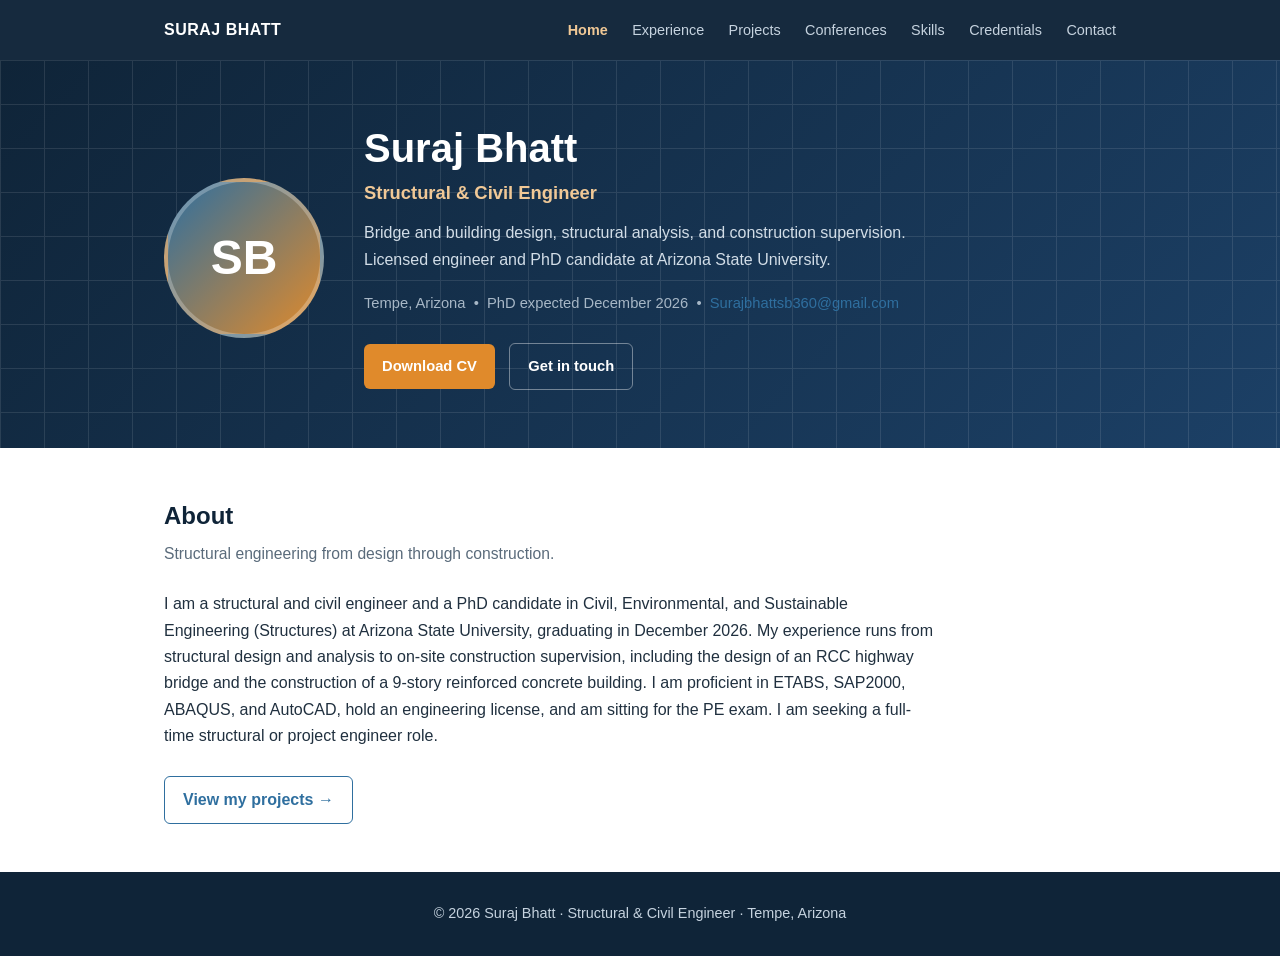
<file: index.html>
<!DOCTYPE html>
<html lang="en">
<head>
<meta charset="UTF-8" />
<meta name="viewport" content="width=device-width, initial-scale=1.0" />
<title>Suraj Bhatt — Structural &amp; Civil Engineer</title>
<meta name="description" content="Suraj Bhatt, structural and civil engineer. Bridge and building design, structural analysis, and construction supervision. Licensed engineer and PhD candidate at Arizona State University." />
<link rel="stylesheet" href="style.css" />
</head>
<body>

<nav>
  <div class="wrap">
    <span class="brand">SURAJ BHATT</span>
    <span class="links">
      <a href="index.html" class="active">Home</a>
      <a href="experience.html">Experience</a>
      <a href="projects.html">Projects</a>
      <a href="conferences.html">Conferences</a>
      <a href="skills.html">Skills</a>
      <a href="certificates.html">Credentials</a>
      <a href="contact.html">Contact</a>
    </span>
  </div>
</nav>

<header class="hero">
  <div class="wrap">
    <div class="photo">
      <!-- Add your photo: place "photo.jpg" in this folder, then replace the "SB" below with:
           <img src="photo.jpg" alt="Suraj Bhatt" /> -->
      SB
    </div>
    <div style="flex:1;min-width:280px">
      <h1>Suraj Bhatt</h1>
      <div class="role">Structural &amp; Civil Engineer</div>
      <p class="lead">Bridge and building design, structural analysis, and construction supervision. Licensed engineer and PhD candidate at Arizona State University.</p>
      <div class="meta">Tempe, Arizona &nbsp;•&nbsp; PhD expected December 2026 &nbsp;•&nbsp; <a href="mailto:Surajbhattsb360@gmail.com">Surajbhattsb360@gmail.com</a></div>
      <div class="btns">
        <a class="btn-solid" href="CV_Suraj_Bhatt.pdf">Download CV</a>
        <a class="btn-ghost" href="contact.html">Get in touch</a>
      </div>
    </div>
  </div>
</header>

<main>
  <div class="section">
    <div class="wrap">
      <h2>About</h2>
      <p class="sub">Structural engineering from design through construction.</p>
      <p class="body">I am a structural and civil engineer and a PhD candidate in Civil, Environmental, and Sustainable Engineering (Structures) at Arizona State University, graduating in December 2026. My experience runs from structural design and analysis to on-site construction supervision, including the design of an RCC highway bridge and the construction of a 9-story reinforced concrete building. I am proficient in ETABS, SAP2000, ABAQUS, and AutoCAD, hold an engineering license, and am sitting for the PE exam. I am seeking a full-time structural or project engineer role.</p>

      <div style="margin-top:26px">
        <a class="btn-ghost" style="border:1px solid var(--steel);color:var(--steel);padding:10px 18px;border-radius:6px;font-weight:600;display:inline-block" href="projects.html">View my projects →</a>
      </div>
    </div>
  </div>
</main>

<footer>
  <div class="wrap">© <span id="yr"></span> Suraj Bhatt · Structural &amp; Civil Engineer · Tempe, Arizona</div>
</footer>
<script>document.getElementById('yr').textContent=new Date().getFullYear();</script>
</body>
</html>
</file>
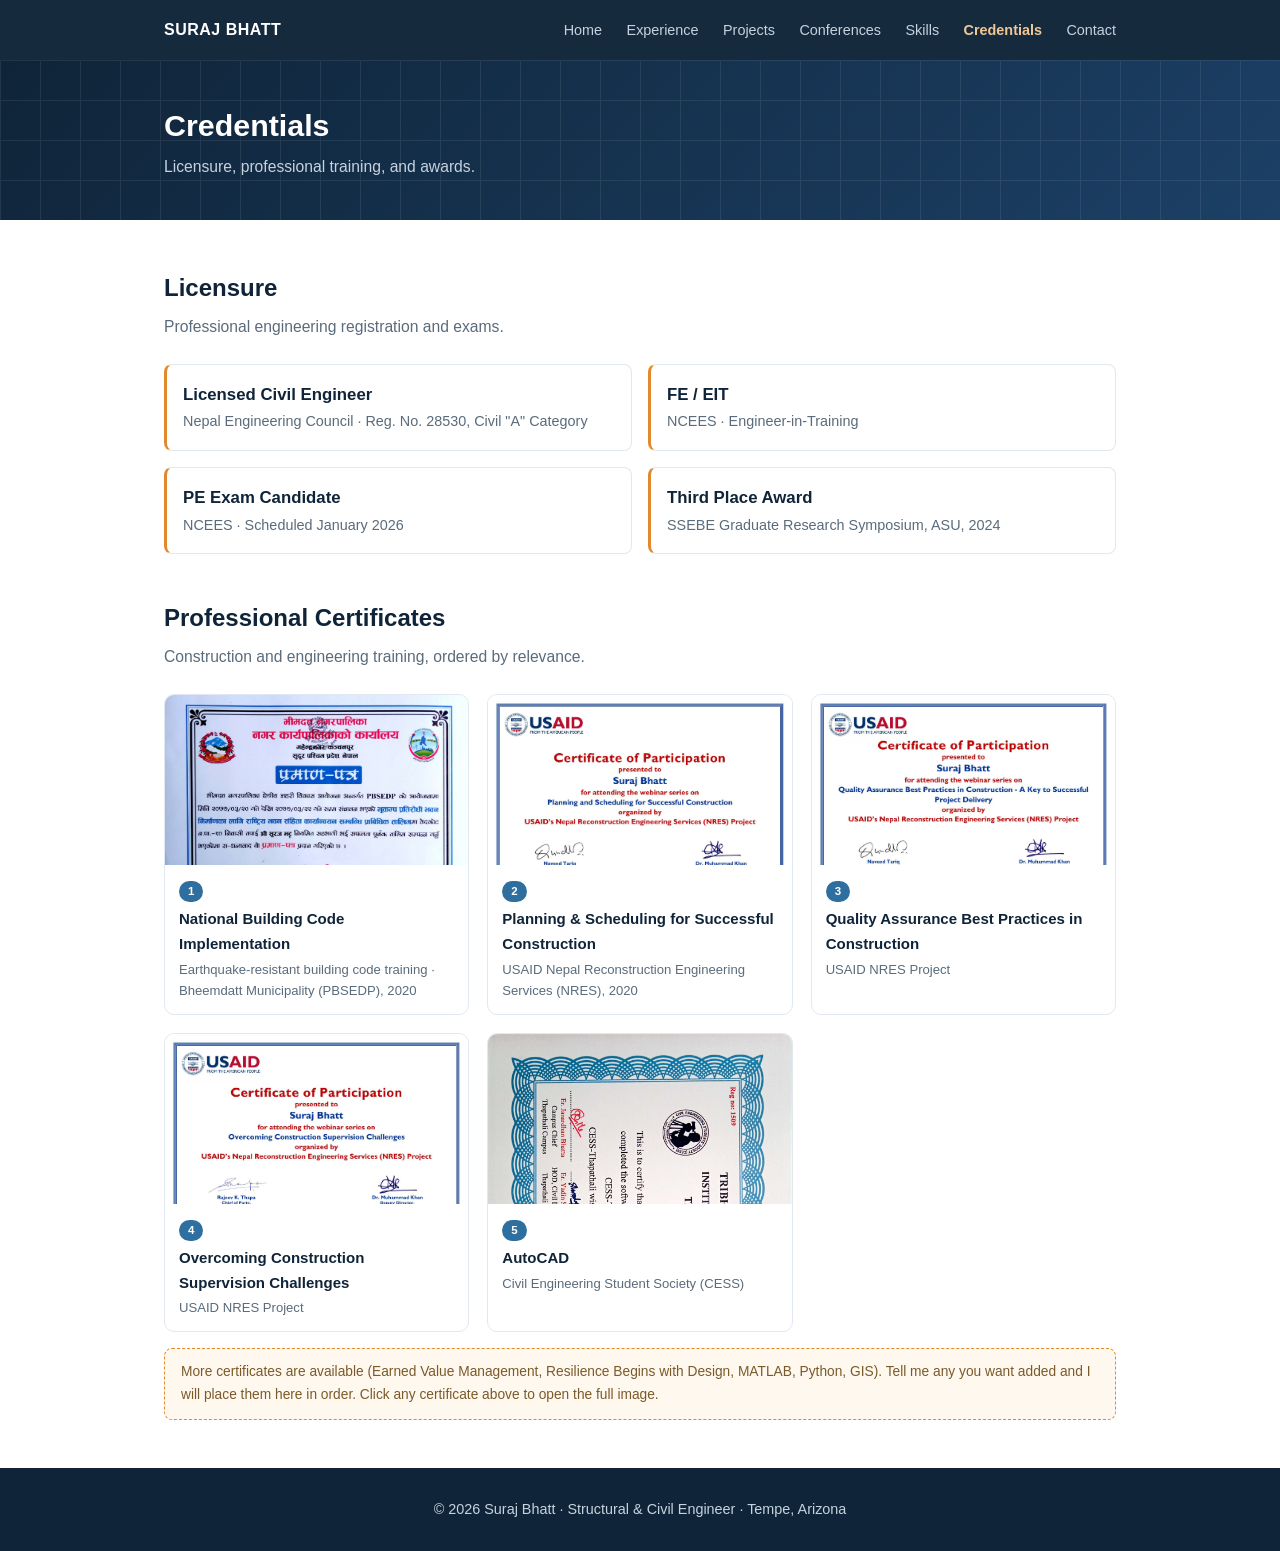
<file: certificates.html>
<!DOCTYPE html>
<html lang="en">
<head>
<meta charset="UTF-8" />
<meta name="viewport" content="width=device-width, initial-scale=1.0" />
<title>Credentials — Suraj Bhatt</title>
<link rel="stylesheet" href="style.css" />
</head>
<body>

<nav>
  <div class="wrap">
    <span class="brand">SURAJ BHATT</span>
    <span class="links">
      <a href="index.html">Home</a>
      <a href="experience.html">Experience</a>
      <a href="projects.html">Projects</a>
      <a href="conferences.html">Conferences</a>
      <a href="skills.html">Skills</a>
      <a href="certificates.html" class="active">Credentials</a>
      <a href="contact.html">Contact</a>
    </span>
  </div>
</nav>

<div class="banner">
  <div class="wrap">
    <h1>Credentials</h1>
    <p>Licensure, professional training, and awards.</p>
  </div>
</div>

<main>
  <div class="section">
    <div class="wrap">

      <h2>Licensure</h2>
      <p class="sub">Professional engineering registration and exams.</p>
      <div class="certgrid">
        <div class="cert">
          <div class="big">Licensed Civil Engineer</div>
          <div class="small">Nepal Engineering Council · Reg. No. 28530, Civil "A" Category</div>
        </div>
        <div class="cert">
          <div class="big">FE / EIT</div>
          <div class="small">NCEES · Engineer-in-Training</div>
        </div>
        <div class="cert">
          <div class="big">PE Exam Candidate</div>
          <div class="small">NCEES · Scheduled January 2026</div>
        </div>
        <div class="cert">
          <div class="big">Third Place Award</div>
          <div class="small">SSEBE Graduate Research Symposium, ASU, 2024</div>
        </div>
      </div>

      <h2 style="margin-top:44px">Professional Certificates</h2>
      <p class="sub">Construction and engineering training, ordered by relevance.</p>
      <div class="gallery">

        <div class="gcert">
          <a class="imgwrap" href="certs/cert1_building_code.jpg" target="_blank" rel="noopener">
            <img src="certs/cert1_building_code.jpg" alt="National Building Code Implementation training certificate" />
          </a>
          <div class="cap">
            <span class="rank">1</span>
            <span class="cname">National Building Code Implementation</span>
            <div class="cmeta">Earthquake-resistant building code training · Bheemdatt Municipality (PBSEDP), 2020</div>
          </div>
        </div>

        <div class="gcert">
          <a class="imgwrap" href="certs/cert2_planning.jpg" target="_blank" rel="noopener">
            <img src="certs/cert2_planning.jpg" alt="Planning and Scheduling for Successful Construction certificate" />
          </a>
          <div class="cap">
            <span class="rank">2</span>
            <span class="cname">Planning &amp; Scheduling for Successful Construction</span>
            <div class="cmeta">USAID Nepal Reconstruction Engineering Services (NRES), 2020</div>
          </div>
        </div>

        <div class="gcert">
          <a class="imgwrap" href="certs/cert3_qa.jpg" target="_blank" rel="noopener">
            <img src="certs/cert3_qa.jpg" alt="Quality Assurance Best Practices in Construction certificate" />
          </a>
          <div class="cap">
            <span class="rank">3</span>
            <span class="cname">Quality Assurance Best Practices in Construction</span>
            <div class="cmeta">USAID NRES Project</div>
          </div>
        </div>

        <div class="gcert">
          <a class="imgwrap" href="certs/cert4_supervision.jpg" target="_blank" rel="noopener">
            <img src="certs/cert4_supervision.jpg" alt="Overcoming Construction Supervision Challenges certificate" />
          </a>
          <div class="cap">
            <span class="rank">4</span>
            <span class="cname">Overcoming Construction Supervision Challenges</span>
            <div class="cmeta">USAID NRES Project</div>
          </div>
        </div>

        <div class="gcert">
          <a class="imgwrap" href="certs/cert5_autocad.jpg" target="_blank" rel="noopener">
            <img src="certs/cert5_autocad.jpg" alt="AutoCAD certificate" />
          </a>
          <div class="cap">
            <span class="rank">5</span>
            <span class="cname">AutoCAD</span>
            <div class="cmeta">Civil Engineering Student Society (CESS)</div>
          </div>
        </div>

      </div>

      <div class="note">More certificates are available (Earned Value Management, Resilience Begins with Design, MATLAB, Python, GIS). Tell me any you want added and I will place them here in order. Click any certificate above to open the full image.</div>

    </div>
  </div>
</main>

<footer>
  <div class="wrap">© <span id="yr"></span> Suraj Bhatt · Structural &amp; Civil Engineer · Tempe, Arizona</div>
</footer>
<script>document.getElementById('yr').textContent=new Date().getFullYear();</script>
</body>
</html>
</file>
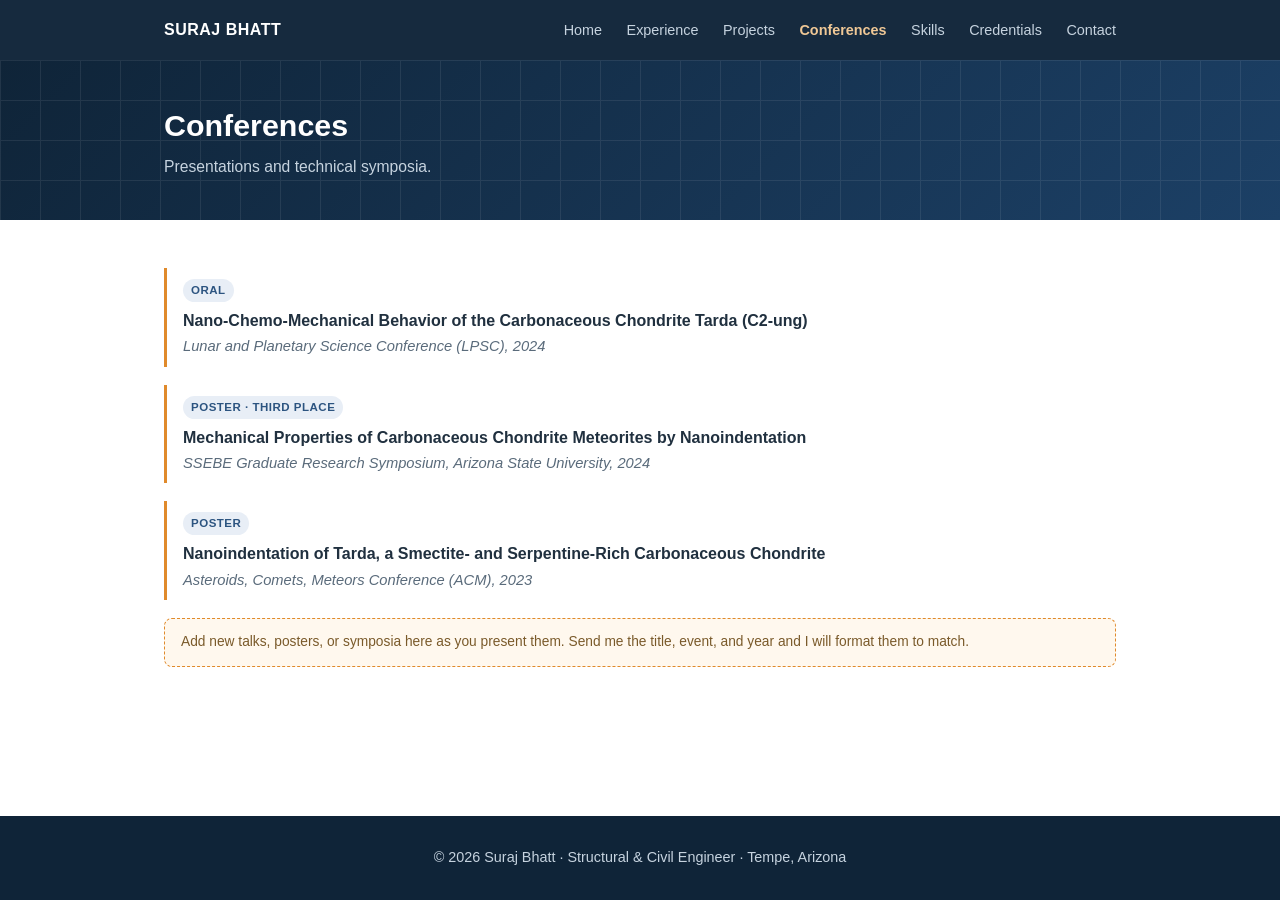
<file: conferences.html>
<!DOCTYPE html>
<html lang="en">
<head>
<meta charset="UTF-8" />
<meta name="viewport" content="width=device-width, initial-scale=1.0" />
<title>Conferences — Suraj Bhatt</title>
<link rel="stylesheet" href="style.css" />
</head>
<body>

<nav>
  <div class="wrap">
    <span class="brand">SURAJ BHATT</span>
    <span class="links">
      <a href="index.html">Home</a>
      <a href="experience.html">Experience</a>
      <a href="projects.html">Projects</a>
      <a href="conferences.html" class="active">Conferences</a>
      <a href="skills.html">Skills</a>
      <a href="certificates.html">Credentials</a>
      <a href="contact.html">Contact</a>
    </span>
  </div>
</nav>

<div class="banner">
  <div class="wrap">
    <h1>Conferences</h1>
    <p>Presentations and technical symposia.</p>
  </div>
</div>

<main>
  <div class="section">
    <div class="wrap">
      <div class="conf">
        <span class="tag">Oral</span>
        <div class="title">Nano-Chemo-Mechanical Behavior of the Carbonaceous Chondrite Tarda (C2-ung)</div>
        <div class="venue">Lunar and Planetary Science Conference (LPSC), 2024</div>
      </div>

      <div class="conf">
        <span class="tag">Poster · Third Place</span>
        <div class="title">Mechanical Properties of Carbonaceous Chondrite Meteorites by Nanoindentation</div>
        <div class="venue">SSEBE Graduate Research Symposium, Arizona State University, 2024</div>
      </div>

      <div class="conf">
        <span class="tag">Poster</span>
        <div class="title">Nanoindentation of Tarda, a Smectite- and Serpentine-Rich Carbonaceous Chondrite</div>
        <div class="venue">Asteroids, Comets, Meteors Conference (ACM), 2023</div>
      </div>

      <div class="note">Add new talks, posters, or symposia here as you present them. Send me the title, event, and year and I will format them to match.</div>
    </div>
  </div>
</main>

<footer>
  <div class="wrap">© <span id="yr"></span> Suraj Bhatt · Structural &amp; Civil Engineer · Tempe, Arizona</div>
</footer>
<script>document.getElementById('yr').textContent=new Date().getFullYear();</script>
</body>
</html>
</file>
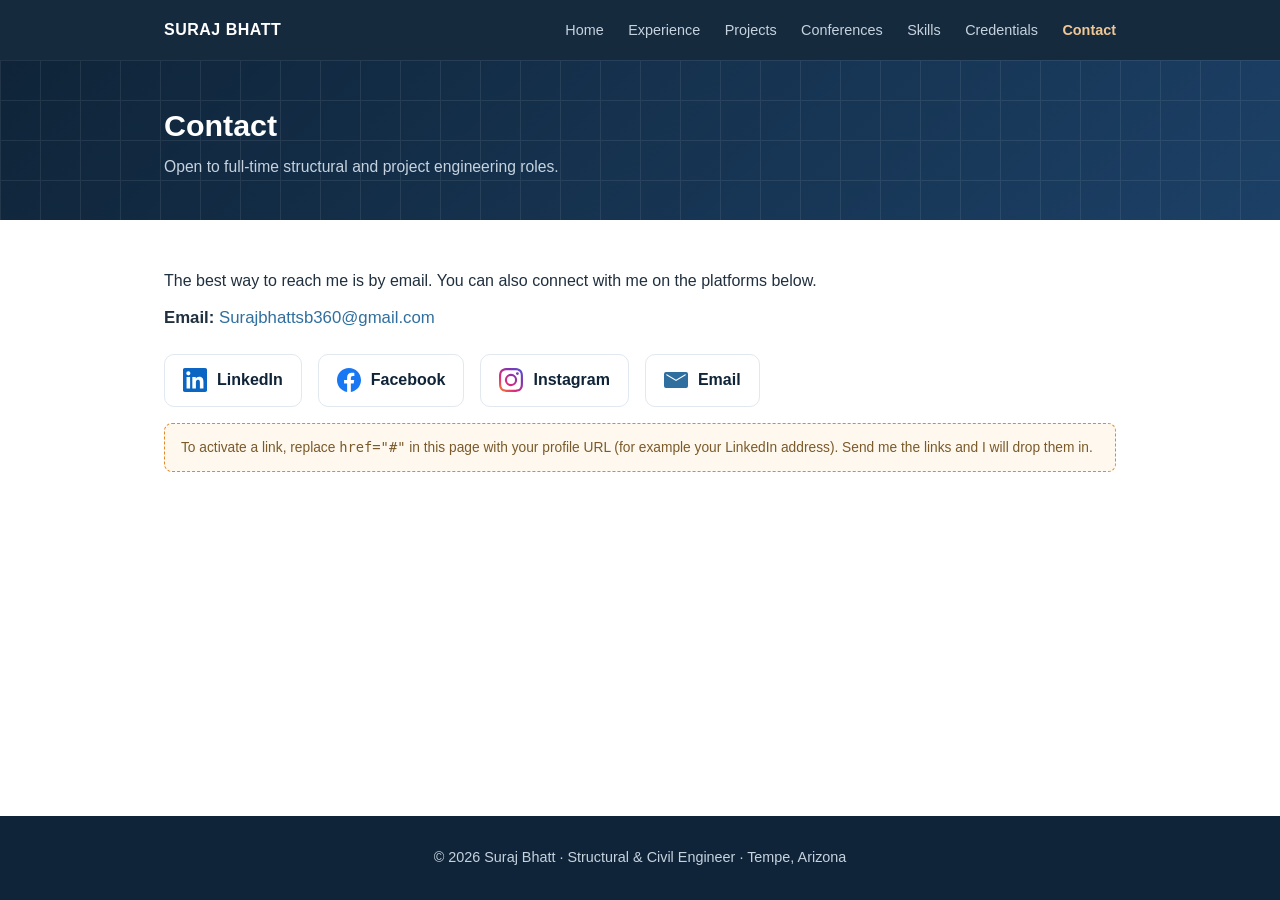
<file: contact.html>
<!DOCTYPE html>
<html lang="en">
<head>
<meta charset="UTF-8" />
<meta name="viewport" content="width=device-width, initial-scale=1.0" />
<title>Contact — Suraj Bhatt</title>
<link rel="stylesheet" href="style.css" />
</head>
<body>

<nav>
  <div class="wrap">
    <span class="brand">SURAJ BHATT</span>
    <span class="links">
      <a href="index.html">Home</a>
      <a href="experience.html">Experience</a>
      <a href="projects.html">Projects</a>
      <a href="conferences.html">Conferences</a>
      <a href="skills.html">Skills</a>
      <a href="certificates.html">Credentials</a>
      <a href="contact.html" class="active">Contact</a>
    </span>
  </div>
</nav>

<div class="banner">
  <div class="wrap">
    <h1>Contact</h1>
    <p>Open to full-time structural and project engineering roles.</p>
  </div>
</div>

<main>
  <div class="section">
    <div class="wrap">
      <p class="body">The best way to reach me is by email. You can also connect with me on the platforms below.</p>
      <p style="margin-top:10px;font-size:1.05rem"><strong>Email:</strong> <a href="mailto:Surajbhattsb360@gmail.com">Surajbhattsb360@gmail.com</a></p>

      <div class="social">
        <!-- Replace each href="#" with your profile URL when ready -->
        <a href="#" aria-label="LinkedIn">
          <svg viewBox="0 0 24 24" fill="#0A66C2" xmlns="http://www.w3.org/2000/svg"><path d="M20.45 20.45h-3.56v-5.57c0-1.33-.02-3.04-1.85-3.04-1.85 0-2.14 1.45-2.14 2.94v5.67H9.34V9h3.42v1.56h.05c.48-.9 1.64-1.85 3.37-1.85 3.6 0 4.27 2.37 4.27 5.46v6.28zM5.34 7.43a2.07 2.07 0 1 1 0-4.14 2.07 2.07 0 0 1 0 4.14zM7.12 20.45H3.55V9h3.57v11.45zM22.22 0H1.77C.79 0 0 .77 0 1.73v20.54C0 23.23.79 24 1.77 24h20.45c.98 0 1.78-.77 1.78-1.73V1.73C24 .77 23.2 0 22.22 0z"/></svg>
          LinkedIn
        </a>
        <a href="#" aria-label="Facebook">
          <svg viewBox="0 0 24 24" fill="#1877F2" xmlns="http://www.w3.org/2000/svg"><path d="M24 12.07C24 5.4 18.63 0 12 0S0 5.4 0 12.07C0 18.1 4.39 23.1 10.13 24v-8.44H7.08v-3.49h3.05V9.41c0-3.02 1.79-4.69 4.53-4.69 1.31 0 2.68.24 2.68.24v2.97h-1.51c-1.49 0-1.96.93-1.96 1.89v2.25h3.33l-.53 3.49h-2.8V24C19.61 23.1 24 18.1 24 12.07z"/></svg>
          Facebook
        </a>
        <a href="#" aria-label="Instagram">
          <svg viewBox="0 0 24 24" xmlns="http://www.w3.org/2000/svg"><defs><linearGradient id="ig" x1="0%" y1="100%" x2="100%" y2="0%"><stop offset="0%" stop-color="#F58529"/><stop offset="35%" stop-color="#DD2A7B"/><stop offset="70%" stop-color="#8134AF"/><stop offset="100%" stop-color="#515BD4"/></linearGradient></defs><path fill="url(#ig)" d="M12 2.16c3.2 0 3.58.01 4.85.07 1.17.05 1.8.25 2.23.41.56.22.96.48 1.38.9.42.42.68.82.9 1.38.16.42.36 1.06.41 2.23.06 1.27.07 1.65.07 4.85s-.01 3.58-.07 4.85c-.05 1.17-.25 1.8-.41 2.23-.22.56-.48.96-.9 1.38-.42.42-.82.68-1.38.9-.42.16-1.06.36-2.23.41-1.27.06-1.65.07-4.85.07s-3.58-.01-4.85-.07c-1.17-.05-1.8-.25-2.23-.41a3.7 3.7 0 0 1-1.38-.9 3.7 3.7 0 0 1-.9-1.38c-.16-.42-.36-1.06-.41-2.23C2.17 15.58 2.16 15.2 2.16 12s.01-3.58.07-4.85c.05-1.17.25-1.8.41-2.23.22-.56.48-.96.9-1.38.42-.42.82-.68 1.38-.9.42-.16 1.06-.36 2.23-.41C8.42 2.17 8.8 2.16 12 2.16zM12 0C8.74 0 8.33.01 7.05.07 5.78.13 4.9.33 4.14.63c-.79.3-1.46.72-2.12 1.38A5.86 5.86 0 0 0 .63 4.14c-.3.76-.5 1.64-.56 2.91C.01 8.33 0 8.74 0 12s.01 3.67.07 4.95c.06 1.27.26 2.15.56 2.91.3.79.72 1.46 1.38 2.12.66.66 1.33 1.08 2.12 1.38.76.3 1.64.5 2.91.56C8.33 23.99 8.74 24 12 24s3.67-.01 4.95-.07c1.27-.06 2.15-.26 2.91-.56.79-.3 1.46-.72 2.12-1.38.66-.66 1.08-1.33 1.38-2.12.3-.76.5-1.64.56-2.91.06-1.28.07-1.69.07-4.95s-.01-3.67-.07-4.95c-.06-1.27-.26-2.15-.56-2.91-.3-.79-.72-1.46-1.38-2.12A5.86 5.86 0 0 0 19.86.63c-.76-.3-1.64-.5-2.91-.56C15.67.01 15.26 0 12 0zm0 5.84A6.16 6.16 0 1 0 18.16 12 6.16 6.16 0 0 0 12 5.84zm0 10.16A4 4 0 1 1 16 12a4 4 0 0 1-4 4zm6.4-11.85a1.44 1.44 0 1 0 1.44 1.44 1.44 1.44 0 0 0-1.44-1.44z"/></svg>
          Instagram
        </a>
        <a href="mailto:Surajbhattsb360@gmail.com" aria-label="Email">
          <svg viewBox="0 0 24 24" fill="#2f6f9f" xmlns="http://www.w3.org/2000/svg"><path d="M22 4H2a2 2 0 0 0-2 2v12a2 2 0 0 0 2 2h20a2 2 0 0 0 2-2V6a2 2 0 0 0-2-2zm-.4 3.25L12 13.1 2.4 7.25V6l9.6 5.85L21.6 6v1.25z"/></svg>
          Email
        </a>
      </div>

      <div class="note">To activate a link, replace <code>href="#"</code> in this page with your profile URL (for example your LinkedIn address). Send me the links and I will drop them in.</div>
    </div>
  </div>
</main>

<footer>
  <div class="wrap">© <span id="yr"></span> Suraj Bhatt · Structural &amp; Civil Engineer · Tempe, Arizona</div>
</footer>
<script>document.getElementById('yr').textContent=new Date().getFullYear();</script>
</body>
</html>
</file>
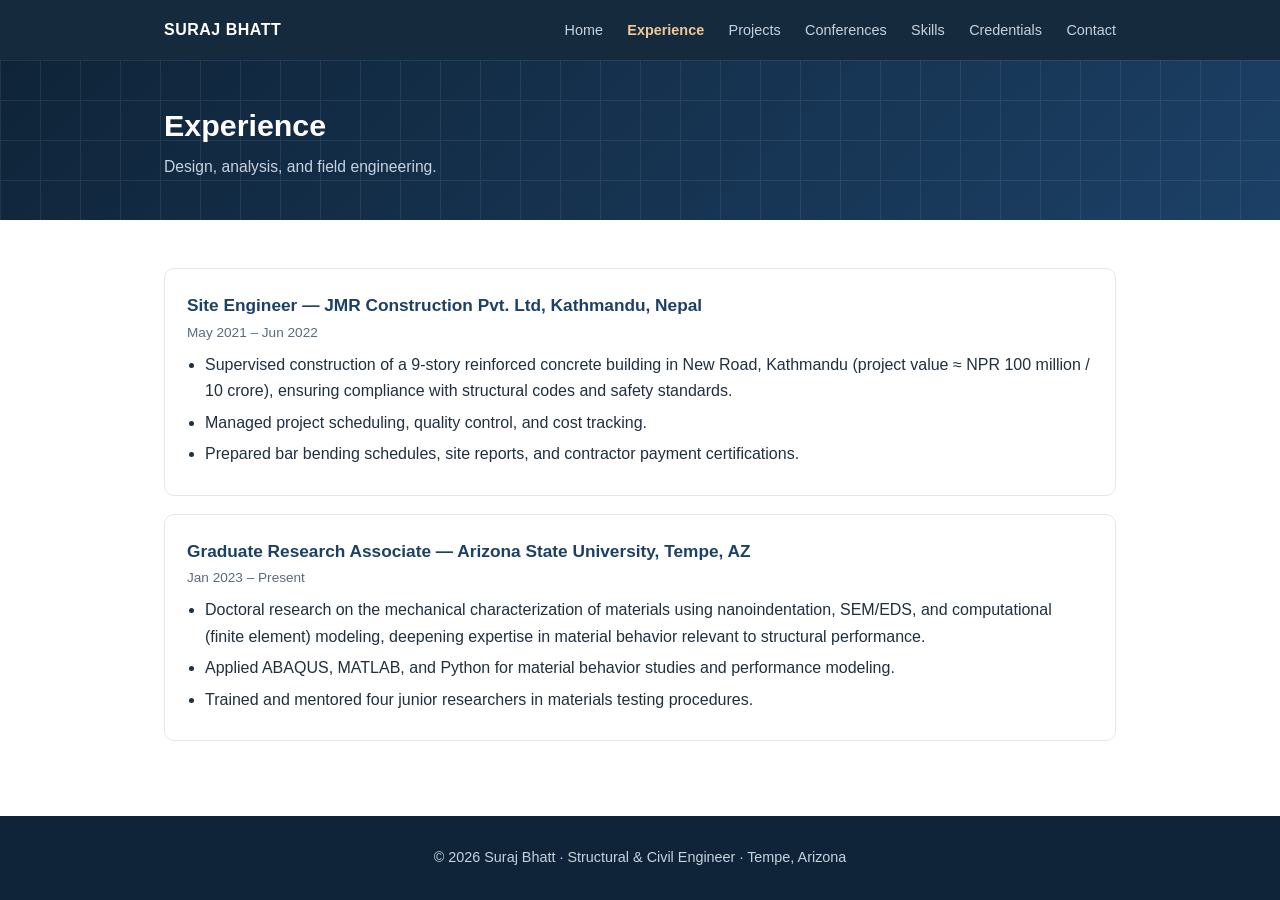
<file: experience.html>
<!DOCTYPE html>
<html lang="en">
<head>
<meta charset="UTF-8" />
<meta name="viewport" content="width=device-width, initial-scale=1.0" />
<title>Experience — Suraj Bhatt</title>
<link rel="stylesheet" href="style.css" />
</head>
<body>

<nav>
  <div class="wrap">
    <span class="brand">SURAJ BHATT</span>
    <span class="links">
      <a href="index.html">Home</a>
      <a href="experience.html" class="active">Experience</a>
      <a href="projects.html">Projects</a>
      <a href="conferences.html">Conferences</a>
      <a href="skills.html">Skills</a>
      <a href="certificates.html">Credentials</a>
      <a href="contact.html">Contact</a>
    </span>
  </div>
</nav>

<div class="banner">
  <div class="wrap">
    <h1>Experience</h1>
    <p>Design, analysis, and field engineering.</p>
  </div>
</div>

<main>
  <div class="section">
    <div class="wrap">
      <div class="card">
        <h3>Site Engineer — JMR Construction Pvt. Ltd, Kathmandu, Nepal</h3>
        <div class="when">May 2021 – Jun 2022</div>
        <ul>
          <li>Supervised construction of a 9-story reinforced concrete building in New Road, Kathmandu (project value ≈ NPR 100 million / 10 crore), ensuring compliance with structural codes and safety standards.</li>
          <li>Managed project scheduling, quality control, and cost tracking.</li>
          <li>Prepared bar bending schedules, site reports, and contractor payment certifications.</li>
        </ul>
      </div>

      <div class="card">
        <h3>Graduate Research Associate — Arizona State University, Tempe, AZ</h3>
        <div class="when">Jan 2023 – Present</div>
        <ul>
          <li>Doctoral research on the mechanical characterization of materials using nanoindentation, SEM/EDS, and computational (finite element) modeling, deepening expertise in material behavior relevant to structural performance.</li>
          <li>Applied ABAQUS, MATLAB, and Python for material behavior studies and performance modeling.</li>
          <li>Trained and mentored four junior researchers in materials testing procedures.</li>
        </ul>
      </div>
    </div>
  </div>
</main>

<footer>
  <div class="wrap">© <span id="yr"></span> Suraj Bhatt · Structural &amp; Civil Engineer · Tempe, Arizona</div>
</footer>
<script>document.getElementById('yr').textContent=new Date().getFullYear();</script>
</body>
</html>
</file>
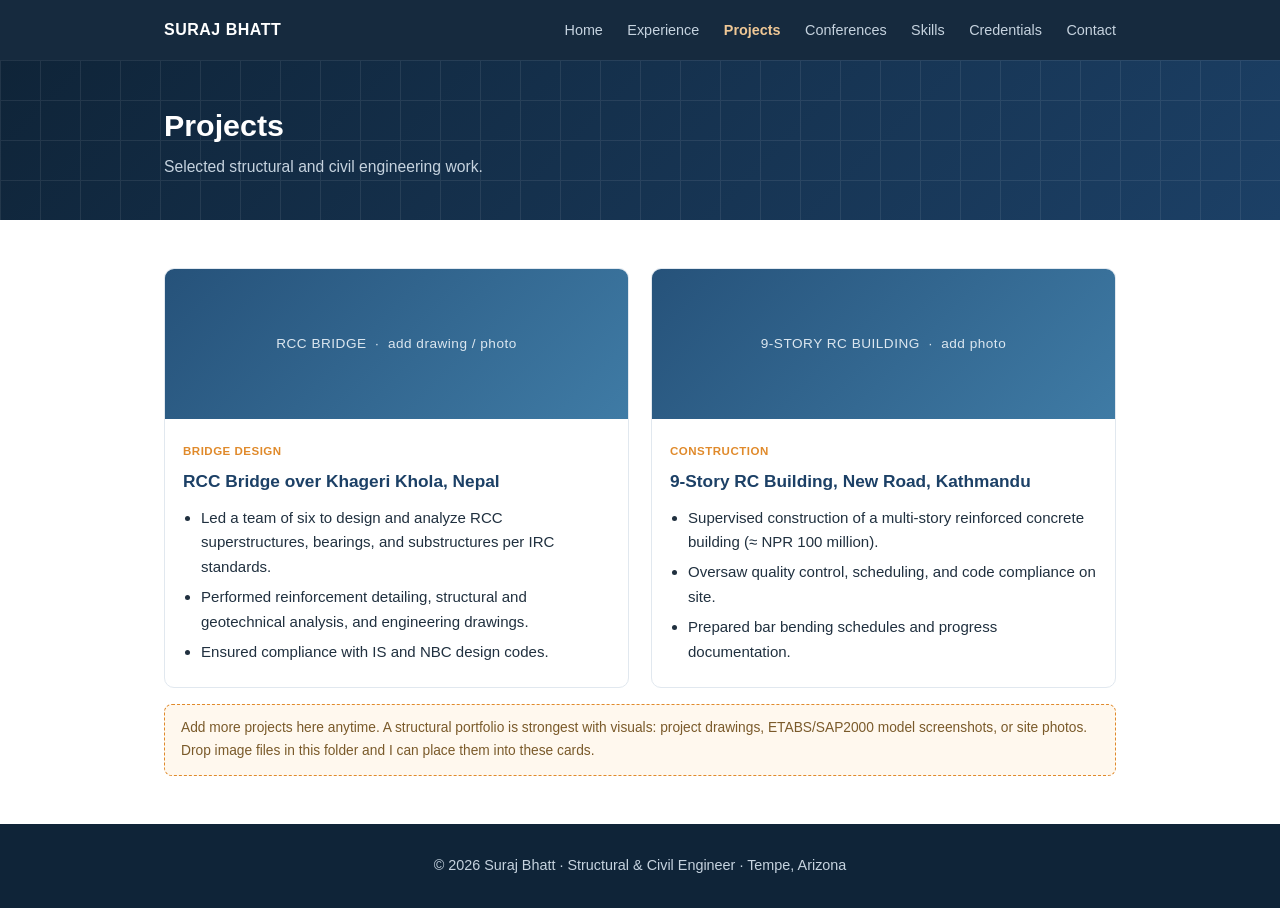
<file: projects.html>
<!DOCTYPE html>
<html lang="en">
<head>
<meta charset="UTF-8" />
<meta name="viewport" content="width=device-width, initial-scale=1.0" />
<title>Projects — Suraj Bhatt</title>
<link rel="stylesheet" href="style.css" />
</head>
<body>

<nav>
  <div class="wrap">
    <span class="brand">SURAJ BHATT</span>
    <span class="links">
      <a href="index.html">Home</a>
      <a href="experience.html">Experience</a>
      <a href="projects.html" class="active">Projects</a>
      <a href="conferences.html">Conferences</a>
      <a href="skills.html">Skills</a>
      <a href="certificates.html">Credentials</a>
      <a href="contact.html">Contact</a>
    </span>
  </div>
</nav>

<div class="banner">
  <div class="wrap">
    <h1>Projects</h1>
    <p>Selected structural and civil engineering work.</p>
  </div>
</div>

<main>
  <div class="section">
    <div class="wrap">
      <div class="portfolio">
        <div class="proj">
          <div class="thumb">RCC BRIDGE &nbsp;·&nbsp; add drawing / photo</div>
          <div class="body">
            <span class="tag">Bridge Design</span>
            <h3>RCC Bridge over Khageri Khola, Nepal</h3>
            <ul>
              <li>Led a team of six to design and analyze RCC superstructures, bearings, and substructures per IRC standards.</li>
              <li>Performed reinforcement detailing, structural and geotechnical analysis, and engineering drawings.</li>
              <li>Ensured compliance with IS and NBC design codes.</li>
            </ul>
          </div>
        </div>

        <div class="proj">
          <div class="thumb">9-STORY RC BUILDING &nbsp;·&nbsp; add photo</div>
          <div class="body">
            <span class="tag">Construction</span>
            <h3>9-Story RC Building, New Road, Kathmandu</h3>
            <ul>
              <li>Supervised construction of a multi-story reinforced concrete building (≈ NPR 100 million).</li>
              <li>Oversaw quality control, scheduling, and code compliance on site.</li>
              <li>Prepared bar bending schedules and progress documentation.</li>
            </ul>
          </div>
        </div>
      </div>

      <div class="note">Add more projects here anytime. A structural portfolio is strongest with visuals: project drawings, ETABS/SAP2000 model screenshots, or site photos. Drop image files in this folder and I can place them into these cards.</div>
    </div>
  </div>
</main>

<footer>
  <div class="wrap">© <span id="yr"></span> Suraj Bhatt · Structural &amp; Civil Engineer · Tempe, Arizona</div>
</footer>
<script>document.getElementById('yr').textContent=new Date().getFullYear();</script>
</body>
</html>
</file>
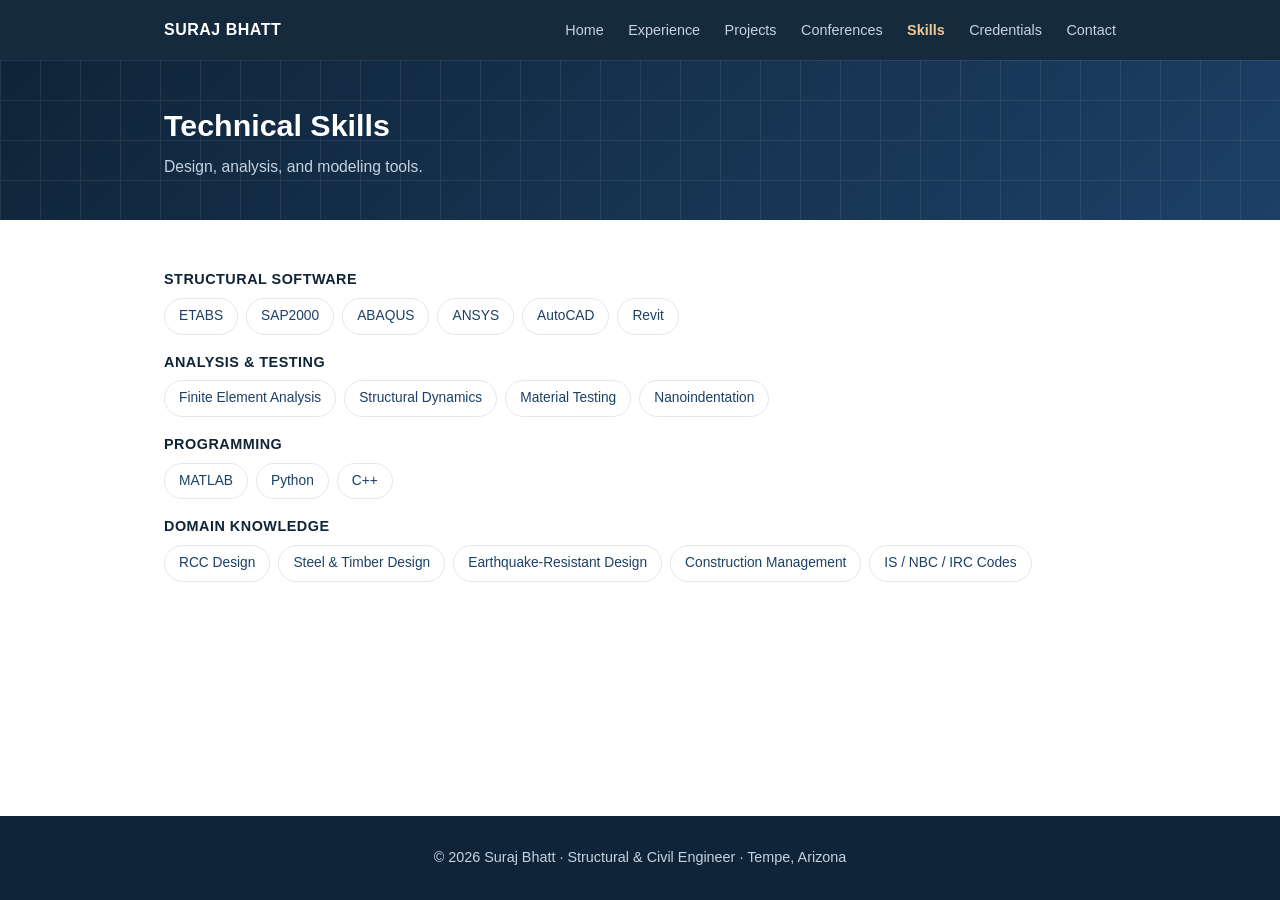
<file: skills.html>
<!DOCTYPE html>
<html lang="en">
<head>
<meta charset="UTF-8" />
<meta name="viewport" content="width=device-width, initial-scale=1.0" />
<title>Skills — Suraj Bhatt</title>
<link rel="stylesheet" href="style.css" />
</head>
<body>

<nav>
  <div class="wrap">
    <span class="brand">SURAJ BHATT</span>
    <span class="links">
      <a href="index.html">Home</a>
      <a href="experience.html">Experience</a>
      <a href="projects.html">Projects</a>
      <a href="conferences.html">Conferences</a>
      <a href="skills.html" class="active">Skills</a>
      <a href="certificates.html">Credentials</a>
      <a href="contact.html">Contact</a>
    </span>
  </div>
</nav>

<div class="banner">
  <div class="wrap">
    <h1>Technical Skills</h1>
    <p>Design, analysis, and modeling tools.</p>
  </div>
</div>

<main>
  <div class="section">
    <div class="wrap">
      <div class="skillgroup">
        <div class="label">Structural Software</div>
        <div class="skillset">
          <span class="chip">ETABS</span><span class="chip">SAP2000</span><span class="chip">ABAQUS</span><span class="chip">ANSYS</span><span class="chip">AutoCAD</span><span class="chip">Revit</span>
        </div>
      </div>
      <div class="skillgroup">
        <div class="label">Analysis &amp; Testing</div>
        <div class="skillset">
          <span class="chip">Finite Element Analysis</span><span class="chip">Structural Dynamics</span><span class="chip">Material Testing</span><span class="chip">Nanoindentation</span>
        </div>
      </div>
      <div class="skillgroup">
        <div class="label">Programming</div>
        <div class="skillset">
          <span class="chip">MATLAB</span><span class="chip">Python</span><span class="chip">C++</span>
        </div>
      </div>
      <div class="skillgroup">
        <div class="label">Domain Knowledge</div>
        <div class="skillset">
          <span class="chip">RCC Design</span><span class="chip">Steel &amp; Timber Design</span><span class="chip">Earthquake-Resistant Design</span><span class="chip">Construction Management</span><span class="chip">IS / NBC / IRC Codes</span>
        </div>
      </div>
    </div>
  </div>
</main>

<footer>
  <div class="wrap">© <span id="yr"></span> Suraj Bhatt · Structural &amp; Civil Engineer · Tempe, Arizona</div>
</footer>
<script>document.getElementById('yr').textContent=new Date().getFullYear();</script>
</body>
</html>
</file>
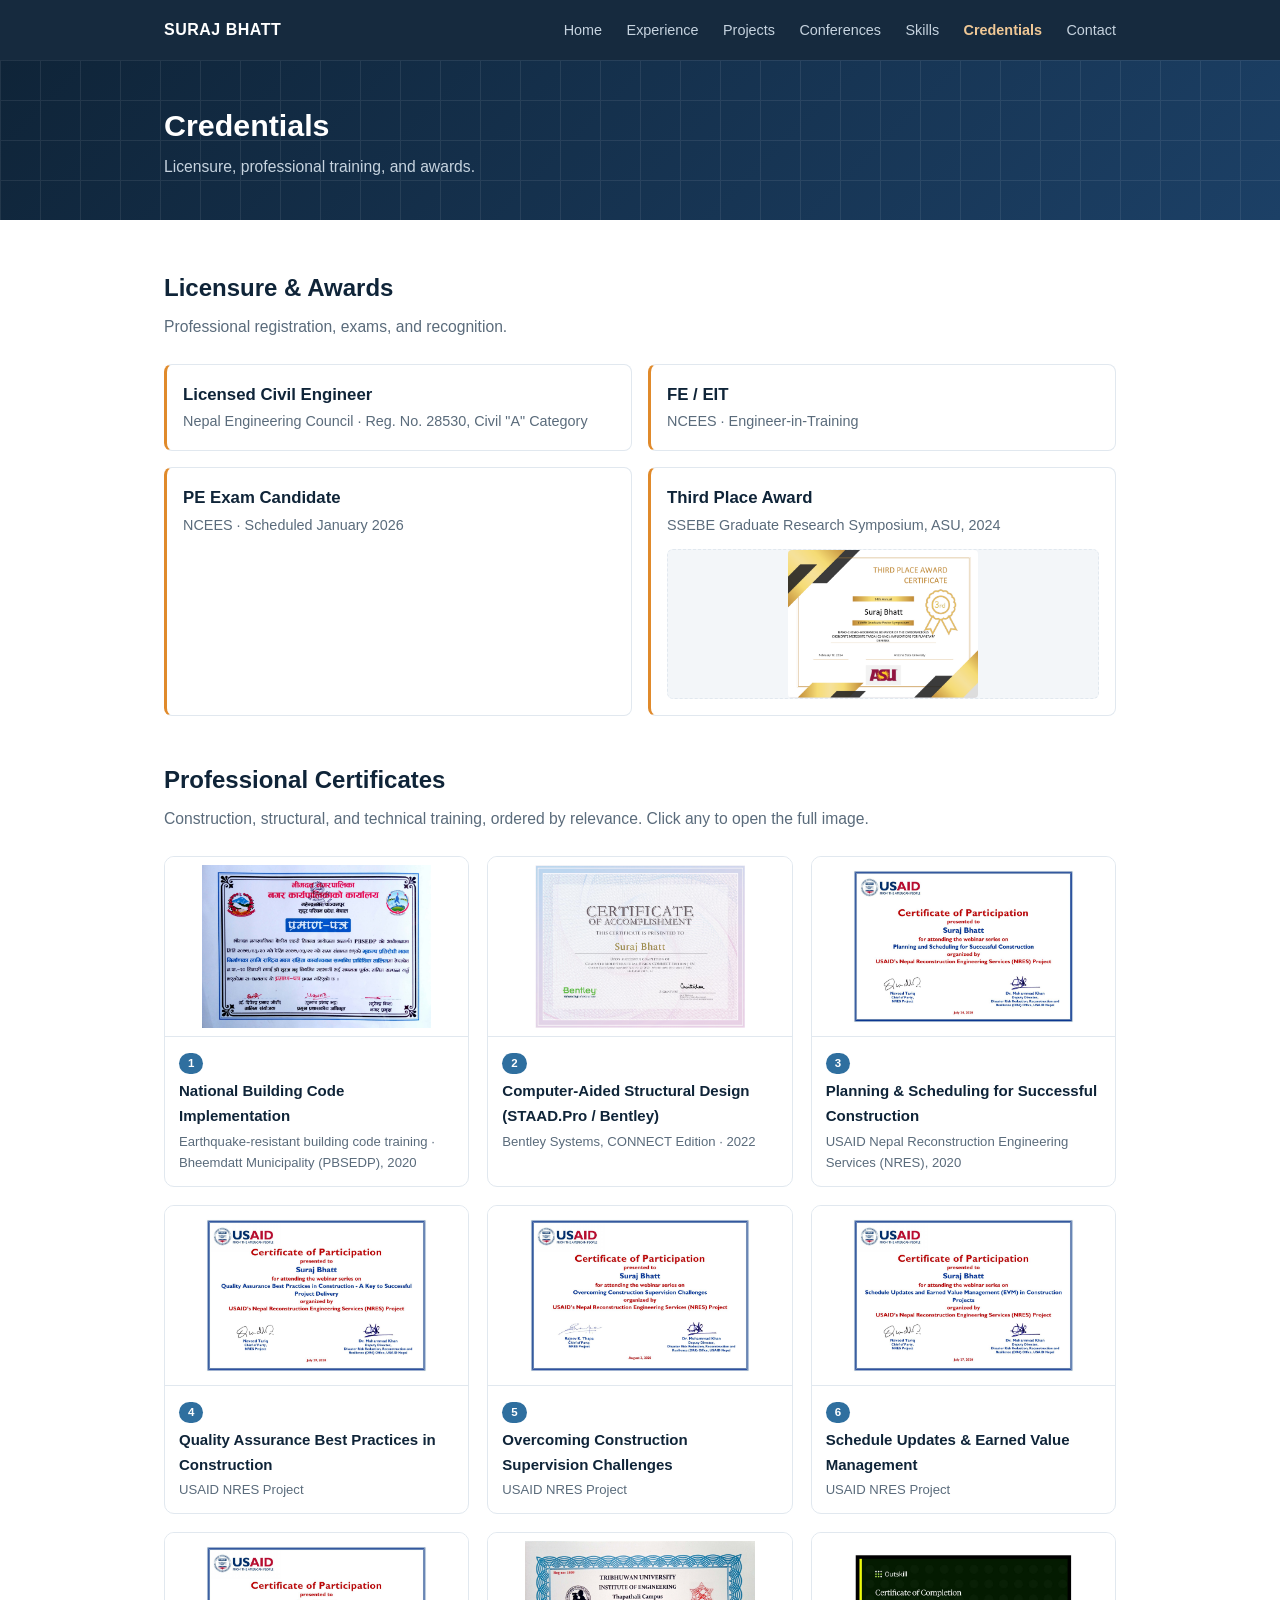
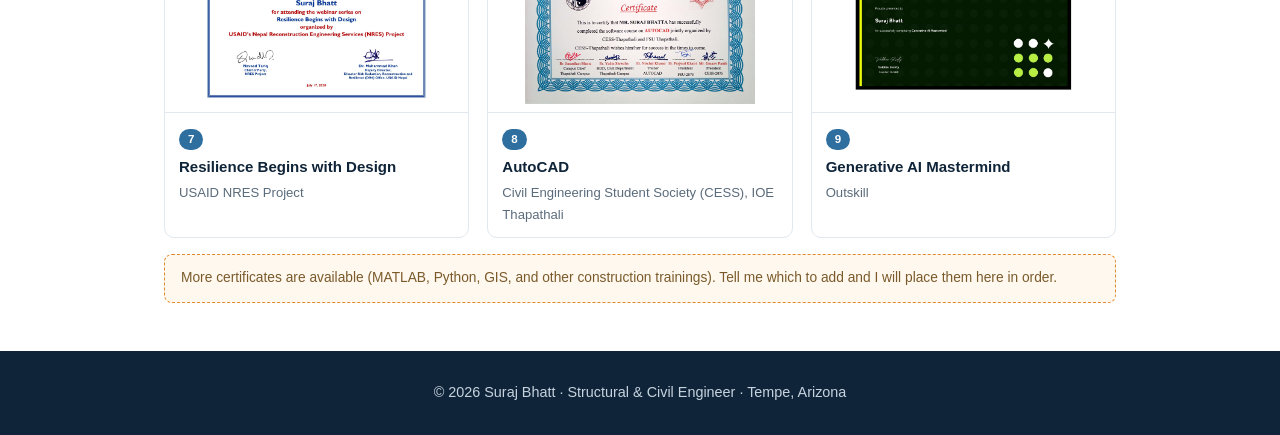
<file: personal_website/certificates.html>
<!DOCTYPE html>
<html lang="en">
<head>
<meta charset="UTF-8" />
<meta name="viewport" content="width=device-width, initial-scale=1.0" />
<title>Credentials — Suraj Bhatt</title>
<link rel="stylesheet" href="style.css" />
</head>
<body>

<nav>
  <div class="wrap">
    <span class="brand">SURAJ BHATT</span>
    <span class="links">
      <a href="index.html">Home</a>
      <a href="experience.html">Experience</a>
      <a href="projects.html">Projects</a>
      <a href="conferences.html">Conferences</a>
      <a href="skills.html">Skills</a>
      <a href="certificates.html" class="active">Credentials</a>
      <a href="contact.html">Contact</a>
    </span>
  </div>
</nav>

<div class="banner">
  <div class="wrap">
    <h1>Credentials</h1>
    <p>Licensure, professional training, and awards.</p>
  </div>
</div>

<main>
  <div class="section">
    <div class="wrap">

      <h2>Licensure &amp; Awards</h2>
      <p class="sub">Professional registration, exams, and recognition.</p>
      <div class="certgrid">
        <div class="cert">
          <div class="big">Licensed Civil Engineer</div>
          <div class="small">Nepal Engineering Council · Reg. No. 28530, Civil "A" Category</div>
        </div>
        <div class="cert">
          <div class="big">FE / EIT</div>
          <div class="small">NCEES · Engineer-in-Training</div>
        </div>
        <div class="cert">
          <div class="big">PE Exam Candidate</div>
          <div class="small">NCEES · Scheduled January 2026</div>
        </div>
        <div class="cert">
          <div class="big">Third Place Award</div>
          <div class="small">SSEBE Graduate Research Symposium, ASU, 2024</div>
          <div class="imgslot" style="margin-top:12px;height:150px"><img src="img/award_asu.jpg" alt="ASU symposium third place award" /></div>
        </div>
      </div>

      <h2 style="margin-top:44px">Professional Certificates</h2>
      <p class="sub">Construction, structural, and technical training, ordered by relevance. Click any to open the full image.</p>
      <div class="gallery">

        <div class="gcert">
          <a class="imgwrap" href="certs/cert1_building_code.jpg" target="_blank" rel="noopener"><img src="certs/cert1_building_code.jpg" alt="National Building Code Implementation" /></a>
          <div class="cap"><span class="rank">1</span><span class="cname">National Building Code Implementation</span><div class="cmeta">Earthquake-resistant building code training · Bheemdatt Municipality (PBSEDP), 2020</div></div>
        </div>

        <div class="gcert">
          <a class="imgwrap" href="certs/cert_staad.jpg" target="_blank" rel="noopener"><img src="certs/cert_staad.jpg" alt="Computer-Aided Structural Design, Bentley" /></a>
          <div class="cap"><span class="rank">2</span><span class="cname">Computer-Aided Structural Design (STAAD.Pro / Bentley)</span><div class="cmeta">Bentley Systems, CONNECT Edition · 2022</div></div>
        </div>

        <div class="gcert">
          <a class="imgwrap" href="certs/cert2_planning.jpg" target="_blank" rel="noopener"><img src="certs/cert2_planning.jpg" alt="Planning and Scheduling for Successful Construction" /></a>
          <div class="cap"><span class="rank">3</span><span class="cname">Planning &amp; Scheduling for Successful Construction</span><div class="cmeta">USAID Nepal Reconstruction Engineering Services (NRES), 2020</div></div>
        </div>

        <div class="gcert">
          <a class="imgwrap" href="certs/cert3_qa.jpg" target="_blank" rel="noopener"><img src="certs/cert3_qa.jpg" alt="Quality Assurance Best Practices in Construction" /></a>
          <div class="cap"><span class="rank">4</span><span class="cname">Quality Assurance Best Practices in Construction</span><div class="cmeta">USAID NRES Project</div></div>
        </div>

        <div class="gcert">
          <a class="imgwrap" href="certs/cert4_supervision.jpg" target="_blank" rel="noopener"><img src="certs/cert4_supervision.jpg" alt="Overcoming Construction Supervision Challenges" /></a>
          <div class="cap"><span class="rank">5</span><span class="cname">Overcoming Construction Supervision Challenges</span><div class="cmeta">USAID NRES Project</div></div>
        </div>

        <div class="gcert">
          <a class="imgwrap" href="certs/cert_evm.jpg" target="_blank" rel="noopener"><img src="certs/cert_evm.jpg" alt="Schedule Updates and Earned Value Management" /></a>
          <div class="cap"><span class="rank">6</span><span class="cname">Schedule Updates &amp; Earned Value Management</span><div class="cmeta">USAID NRES Project</div></div>
        </div>

        <div class="gcert">
          <a class="imgwrap" href="certs/cert_resilience.jpg" target="_blank" rel="noopener"><img src="certs/cert_resilience.jpg" alt="Resilience Begins with Design" /></a>
          <div class="cap"><span class="rank">7</span><span class="cname">Resilience Begins with Design</span><div class="cmeta">USAID NRES Project</div></div>
        </div>

        <div class="gcert">
          <a class="imgwrap" href="certs/cert5_autocad.jpg" target="_blank" rel="noopener"><img src="certs/cert5_autocad.jpg" alt="AutoCAD" /></a>
          <div class="cap"><span class="rank">8</span><span class="cname">AutoCAD</span><div class="cmeta">Civil Engineering Student Society (CESS), IOE Thapathali</div></div>
        </div>

        <div class="gcert">
          <a class="imgwrap" href="certs/cert_genai.jpg" target="_blank" rel="noopener"><img src="certs/cert_genai.jpg" alt="Generative AI Mastermind" /></a>
          <div class="cap"><span class="rank">9</span><span class="cname">Generative AI Mastermind</span><div class="cmeta">Outskill</div></div>
        </div>

      </div>

      <div class="note">More certificates are available (MATLAB, Python, GIS, and other construction trainings). Tell me which to add and I will place them here in order.</div>

    </div>
  </div>
</main>

<footer>
  <div class="wrap">© <span id="yr"></span> Suraj Bhatt · Structural &amp; Civil Engineer · Tempe, Arizona</div>
</footer>
<script>document.getElementById('yr').textContent=new Date().getFullYear();</script>
</body>
</html>
</file>
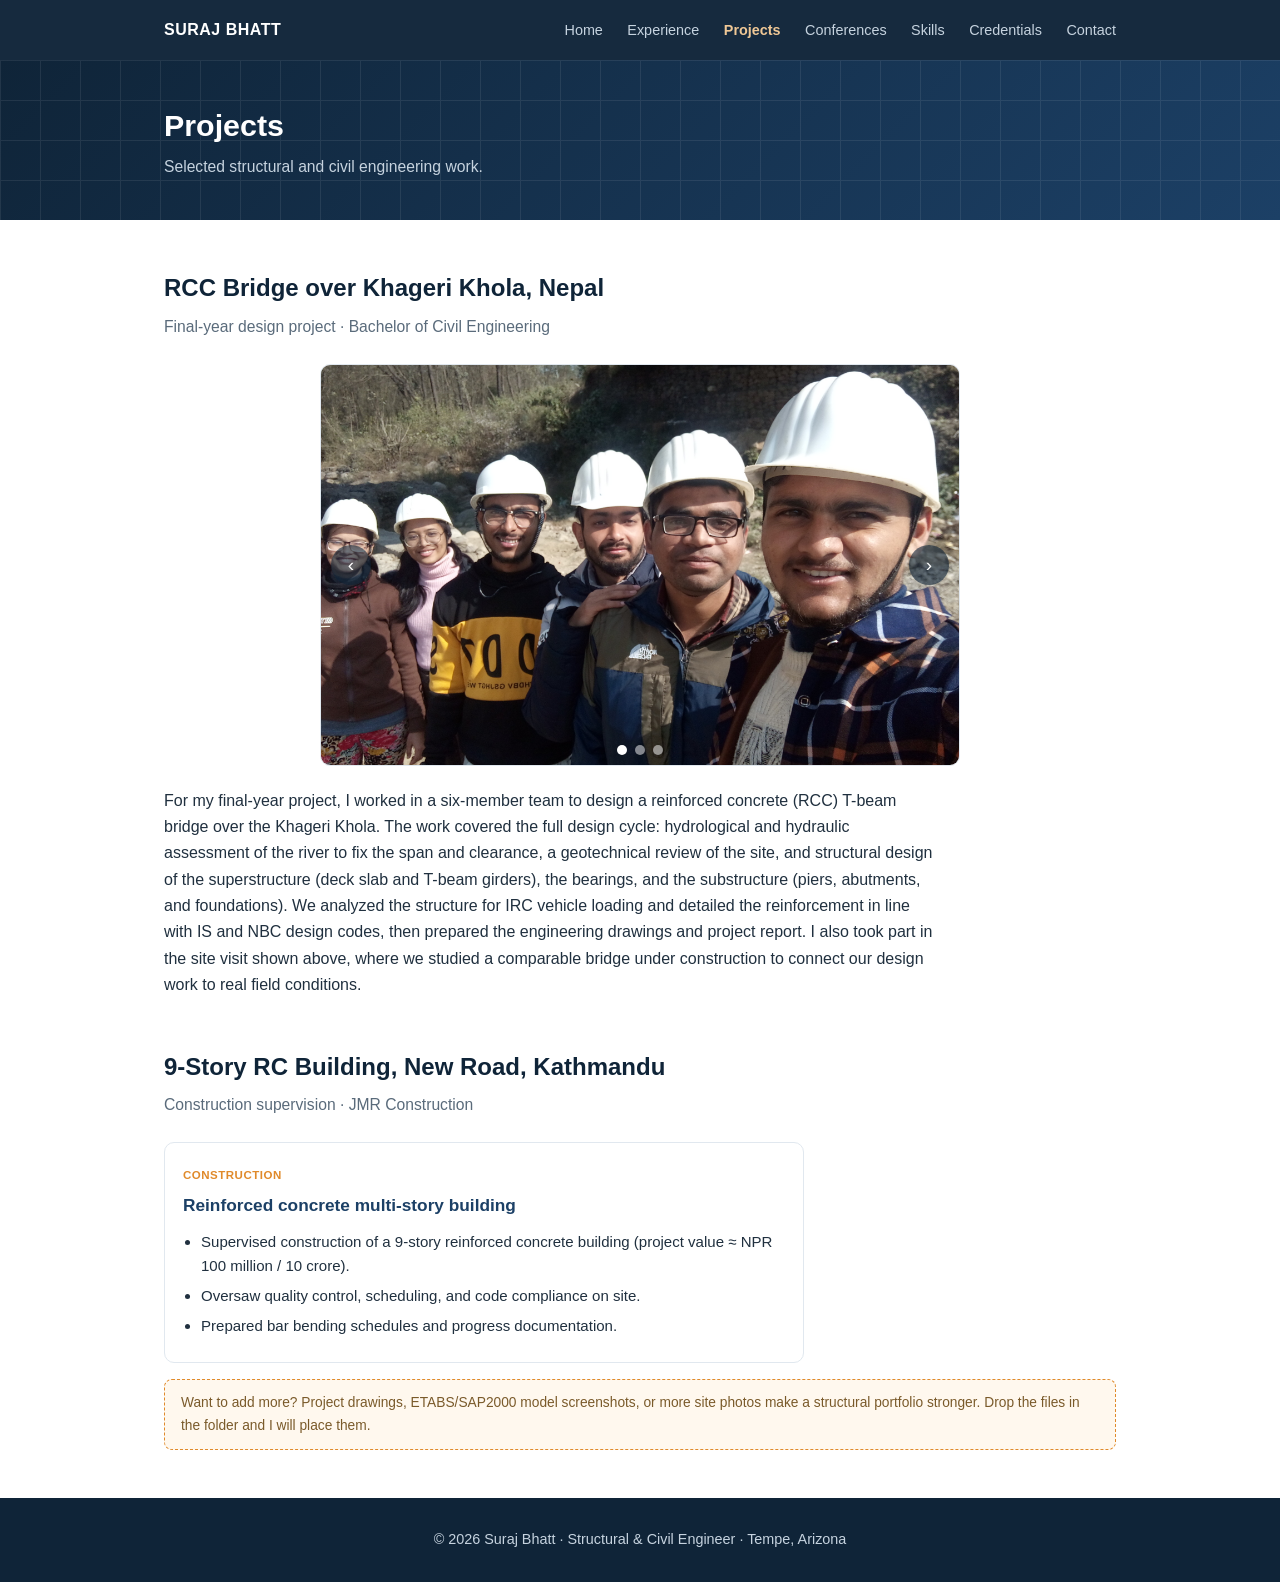
<file: personal_website/projects.html>
<!DOCTYPE html>
<html lang="en">
<head>
<meta charset="UTF-8" />
<meta name="viewport" content="width=device-width, initial-scale=1.0" />
<title>Projects — Suraj Bhatt</title>
<link rel="stylesheet" href="style.css" />
</head>
<body>

<nav>
  <div class="wrap">
    <span class="brand">SURAJ BHATT</span>
    <span class="links">
      <a href="index.html">Home</a>
      <a href="experience.html">Experience</a>
      <a href="projects.html" class="active">Projects</a>
      <a href="conferences.html">Conferences</a>
      <a href="skills.html">Skills</a>
      <a href="certificates.html">Credentials</a>
      <a href="contact.html">Contact</a>
    </span>
  </div>
</nav>

<div class="banner">
  <div class="wrap">
    <h1>Projects</h1>
    <p>Selected structural and civil engineering work.</p>
  </div>
</div>

<main>
  <div class="section">
    <div class="wrap">

      <h2>RCC Bridge over Khageri Khola, Nepal</h2>
      <p class="sub">Final-year design project · Bachelor of Civil Engineering</p>

      <div class="carousel" id="bridge">
        <div class="slides" id="bridgeSlides">
          <img src="proj/bridge1.jpg" alt="Bridge project site visit with the team" />
          <img src="proj/bridge2.jpg" alt="Project team at the bridge site" />
          <img src="proj/bridge3.jpg" alt="Khageri Khola bridge project" />
        </div>
        <button class="arrow prev" onclick="bridgeMove(-1)" aria-label="Previous">&#8249;</button>
        <button class="arrow next" onclick="bridgeMove(1)" aria-label="Next">&#8250;</button>
        <div class="dots" id="bridgeDots">
          <span class="on" onclick="bridgeGo(0)"></span>
          <span onclick="bridgeGo(1)"></span>
          <span onclick="bridgeGo(2)"></span>
        </div>
      </div>

      <p class="body" style="margin-top:22px">For my final-year project, I worked in a six-member team to design a reinforced concrete (RCC) T-beam bridge over the Khageri Khola. The work covered the full design cycle: hydrological and hydraulic assessment of the river to fix the span and clearance, a geotechnical review of the site, and structural design of the superstructure (deck slab and T-beam girders), the bearings, and the substructure (piers, abutments, and foundations). We analyzed the structure for IRC vehicle loading and detailed the reinforcement in line with IS and NBC design codes, then prepared the engineering drawings and project report. I also took part in the site visit shown above, where we studied a comparable bridge under construction to connect our design work to real field conditions.</p>

      <h2 style="margin-top:48px">9-Story RC Building, New Road, Kathmandu</h2>
      <p class="sub">Construction supervision · JMR Construction</p>
      <div class="proj" style="max-width:640px">
        <div class="body">
          <span class="tag">Construction</span>
          <h3>Reinforced concrete multi-story building</h3>
          <ul>
            <li>Supervised construction of a 9-story reinforced concrete building (project value ≈ NPR 100 million / 10 crore).</li>
            <li>Oversaw quality control, scheduling, and code compliance on site.</li>
            <li>Prepared bar bending schedules and progress documentation.</li>
          </ul>
        </div>
      </div>

      <div class="note">Want to add more? Project drawings, ETABS/SAP2000 model screenshots, or more site photos make a structural portfolio stronger. Drop the files in the folder and I will place them.</div>
    </div>
  </div>
</main>

<footer>
  <div class="wrap">© <span id="yr"></span> Suraj Bhatt · Structural &amp; Civil Engineer · Tempe, Arizona</div>
</footer>
<script>
  document.getElementById('yr').textContent=new Date().getFullYear();
  var bridgeIdx=0;
  function bridgeRender(){
    document.getElementById('bridgeSlides').style.transform='translateX('+(-bridgeIdx*100)+'%)';
    var dots=document.querySelectorAll('#bridgeDots span');
    dots.forEach(function(d,i){d.className=(i===bridgeIdx)?'on':'';});
  }
  function bridgeMove(step){
    var n=document.querySelectorAll('#bridgeSlides img').length;
    bridgeIdx=(bridgeIdx+step+n)%n; bridgeRender();
  }
  function bridgeGo(i){bridgeIdx=i;bridgeRender();}
</script>
</body>
</html>
</file>
<file: style.css>
:root{
  --navy:#0f2438; --navy2:#1c4066; --steel:#2f6f9f; --accent:#e08a2b;
  --bg:#ffffff; --soft:#f3f6f9; --line:#e1e8ef; --text:#20303f; --muted:#5a6b7b;
  --max:1000px;
}
*{box-sizing:border-box;margin:0;padding:0}
html{scroll-behavior:smooth}
body{font-family:-apple-system,BlinkMacSystemFont,"Segoe UI",Roboto,Helvetica,Arial,sans-serif;color:var(--text);line-height:1.65;background:var(--bg);min-height:100vh;display:flex;flex-direction:column}
a{color:var(--steel);text-decoration:none}
a:hover{text-decoration:underline}
.wrap{max-width:var(--max);margin:0 auto;padding:0 24px;width:100%}
main{flex:1}

/* nav */
nav{position:sticky;top:0;z-index:20;background:rgba(15,36,56,.97);backdrop-filter:blur(6px)}
nav .wrap{display:flex;align-items:center;justify-content:space-between;height:60px}
nav .brand{color:#fff;font-weight:700;letter-spacing:.5px}
nav .links a{color:#c6d3df;margin-left:20px;font-size:.9rem}
nav .links a:hover{color:#fff;text-decoration:none}
nav .links a.active{color:#f0c896;font-weight:600}
@media(max-width:760px){
  nav .wrap{height:auto;flex-direction:column;padding-top:10px;padding-bottom:10px}
  nav .links{margin-top:6px;display:flex;flex-wrap:wrap;justify-content:center}
  nav .links a{margin:4px 10px;font-size:.82rem}
}

/* hero (home only) */
header.hero{background:linear-gradient(135deg,var(--navy),var(--navy2));color:#fff;padding:66px 0 58px;position:relative;overflow:hidden}
header.hero:before{content:"";position:absolute;inset:0;opacity:.10;
  background-image:linear-gradient(#fff 1px,transparent 1px),linear-gradient(90deg,#fff 1px,transparent 1px);
  background-size:44px 44px}
.hero .wrap{position:relative;display:flex;gap:40px;align-items:center;flex-wrap:wrap}
.photo{width:160px;height:160px;border-radius:50%;flex:0 0 auto;
  background:linear-gradient(135deg,var(--steel),var(--accent));display:flex;align-items:center;justify-content:center;
  color:#fff;font-size:3rem;font-weight:700;border:4px solid rgba(255,255,255,.25);overflow:hidden}
.photo img{width:100%;height:100%;object-fit:cover}
.hero h1{font-size:2.5rem;line-height:1.1;margin-bottom:8px}
.hero .role{font-size:1.15rem;color:#f0c896;font-weight:600;margin-bottom:12px}
.hero p.lead{color:#d2dde7;max-width:560px;margin-bottom:18px}
.hero .meta{font-size:.92rem;color:#a7b7c6;margin-bottom:22px}
.btns a{display:inline-block;margin:6px 10px 0 0;padding:10px 18px;border-radius:6px;font-weight:600;font-size:.92rem}
.btn-solid{background:var(--accent);color:#fff}
.btn-solid:hover{background:#c6741f;text-decoration:none}
.btn-ghost{border:1px solid rgba(255,255,255,.4);color:#fff}
.btn-ghost:hover{background:rgba(255,255,255,.12);text-decoration:none}

/* page banner (inner pages) */
.banner{background:linear-gradient(135deg,var(--navy),var(--navy2));color:#fff;padding:40px 0;position:relative;overflow:hidden}
.banner:before{content:"";position:absolute;inset:0;opacity:.08;
  background-image:linear-gradient(#fff 1px,transparent 1px),linear-gradient(90deg,#fff 1px,transparent 1px);background-size:40px 40px}
.banner .wrap{position:relative}
.banner h1{font-size:1.9rem}
.banner p{color:#c6d3df;margin-top:4px;font-size:.98rem}

/* content */
.section{padding:48px 0}
h2{font-size:1.5rem;color:var(--navy);margin-bottom:6px}
h2 + .sub{color:var(--muted);margin-bottom:24px;font-size:.98rem}
h3{font-size:1.08rem;color:var(--navy2);margin:0 0 2px}
p.body{max-width:770px}

.card{background:#fff;border:1px solid var(--line);border-radius:10px;padding:22px;margin-bottom:18px}
.card .when{color:var(--muted);font-size:.85rem;margin-bottom:8px}
.card ul{margin:8px 0 0 18px}
.card ul li{margin-bottom:5px}

/* portfolio */
.portfolio{display:grid;grid-template-columns:1fr 1fr;gap:22px}
@media(max-width:720px){.portfolio{grid-template-columns:1fr}}
.proj{background:#fff;border:1px solid var(--line);border-radius:10px;overflow:hidden;display:flex;flex-direction:column}
.proj .thumb{height:150px;background:linear-gradient(135deg,#26527a,#3f7ba5);display:flex;align-items:center;justify-content:center;color:#dce7f0;font-size:.85rem;letter-spacing:.5px;text-align:center;padding:0 12px}
.proj .body{padding:18px}
.proj .tag{display:inline-block;font-size:.72rem;font-weight:700;text-transform:uppercase;letter-spacing:.5px;color:var(--accent);margin-bottom:6px}
.proj ul{margin:10px 0 0 18px}
.proj ul li{margin-bottom:5px;font-size:.94rem}

/* conferences */
.conf{border-left:3px solid var(--accent);padding:8px 0 8px 16px;margin-bottom:18px}
.conf .tag{display:inline-block;font-size:.72rem;font-weight:700;letter-spacing:.5px;text-transform:uppercase;padding:2px 8px;border-radius:20px;background:#e8eef6;color:#2c5480;margin-bottom:6px}
.conf .title{font-weight:600}
.conf .venue{color:var(--muted);font-size:.92rem;font-style:italic}

/* skills */
.skillgroup{margin-bottom:16px}
.skillgroup .label{font-weight:700;color:var(--navy);font-size:.9rem;text-transform:uppercase;letter-spacing:.5px}
.skillset{display:flex;flex-wrap:wrap;gap:8px;margin-top:6px}
.chip{background:#fff;border:1px solid var(--line);border-radius:20px;padding:6px 14px;font-size:.86rem;color:var(--navy2)}

/* certificates */
.certgrid{display:grid;grid-template-columns:1fr 1fr;gap:16px}
@media(max-width:560px){.certgrid{grid-template-columns:1fr}}
.cert{background:#fff;border:1px solid var(--line);border-left:3px solid var(--accent);border-radius:8px;padding:16px}
.cert .big{font-size:1.05rem;font-weight:700;color:var(--navy)}
.cert .small{color:var(--muted);font-size:.9rem;margin-top:2px}
.cert .imgslot{margin-top:12px;height:120px;border:1px dashed var(--line);border-radius:6px;display:flex;align-items:center;justify-content:center;color:var(--muted);font-size:.8rem;background:var(--soft)}
.cert .imgslot img{max-width:100%;max-height:100%;border-radius:4px}

/* education */
.edu-item{display:flex;justify-content:space-between;gap:16px;padding:14px 0;border-bottom:1px solid var(--line)}
.edu-item:last-child{border-bottom:none}
.edu-item .right{color:var(--muted);font-size:.9rem;white-space:nowrap}

/* contact / social */
.social{display:flex;flex-wrap:wrap;gap:16px;margin-top:22px}
.social a{display:flex;align-items:center;gap:10px;background:#fff;border:1px solid var(--line);border-radius:10px;padding:12px 18px;color:var(--navy);font-weight:600;transition:.15s}
.social a:hover{border-color:var(--steel);box-shadow:0 3px 10px rgba(20,50,80,.08);text-decoration:none;transform:translateY(-1px)}
.social svg{width:24px;height:24px;flex:0 0 auto}

/* certificate gallery */
.gallery{display:grid;grid-template-columns:repeat(auto-fill,minmax(230px,1fr));gap:18px;margin-top:8px}
.gcert{background:#fff;border:1px solid var(--line);border-radius:10px;overflow:hidden;display:flex;flex-direction:column}
.gcert .imgwrap{display:block;height:170px;background:var(--soft);overflow:hidden}
.gcert .imgwrap img{width:100%;height:100%;object-fit:cover;object-position:top;transition:transform .25s}
.gcert .imgwrap:hover img{transform:scale(1.04)}
.gcert .cap{padding:12px 14px}
.gcert .rank{display:inline-block;font-size:.72rem;font-weight:700;color:#fff;background:var(--steel);border-radius:20px;padding:1px 9px;margin-bottom:5px}
.gcert .cname{font-weight:600;color:var(--navy);font-size:.94rem;display:block}
.gcert .cmeta{color:var(--muted);font-size:.82rem;margin-top:2px}

.note{background:#fff8ee;border:1px dashed var(--accent);border-radius:8px;padding:12px 16px;font-size:.86rem;color:#7a5a2a;margin-top:16px}

footer{background:var(--navy);color:#c6d3df;padding:30px 0;text-align:center;font-size:.9rem;margin-top:auto}
footer a{color:#f0c896}
</file>
<file: personal_website/style.css>
:root{
  --navy:#0f2438; --navy2:#1c4066; --steel:#2f6f9f; --accent:#e08a2b;
  --bg:#ffffff; --soft:#f3f6f9; --line:#e1e8ef; --text:#20303f; --muted:#5a6b7b;
  --max:1000px;
}
*{box-sizing:border-box;margin:0;padding:0}
html{scroll-behavior:smooth}
body{font-family:-apple-system,BlinkMacSystemFont,"Segoe UI",Roboto,Helvetica,Arial,sans-serif;color:var(--text);line-height:1.65;background:var(--bg);min-height:100vh;display:flex;flex-direction:column}
a{color:var(--steel);text-decoration:none}
a:hover{text-decoration:underline}
.wrap{max-width:var(--max);margin:0 auto;padding:0 24px;width:100%}
main{flex:1}

/* nav */
nav{position:sticky;top:0;z-index:20;background:rgba(15,36,56,.97);backdrop-filter:blur(6px)}
nav .wrap{display:flex;align-items:center;justify-content:space-between;height:60px}
nav .brand{color:#fff;font-weight:700;letter-spacing:.5px}
nav .links a{color:#c6d3df;margin-left:20px;font-size:.9rem}
nav .links a:hover{color:#fff;text-decoration:none}
nav .links a.active{color:#f0c896;font-weight:600}
@media(max-width:760px){
  nav .wrap{height:auto;flex-direction:column;padding-top:10px;padding-bottom:10px}
  nav .links{margin-top:6px;display:flex;flex-wrap:wrap;justify-content:center}
  nav .links a{margin:4px 10px;font-size:.82rem}
}

/* hero (home only) */
header.hero{background:linear-gradient(135deg,var(--navy),var(--navy2));color:#fff;padding:66px 0 58px;position:relative;overflow:hidden}
header.hero:before{content:"";position:absolute;inset:0;opacity:.10;
  background-image:linear-gradient(#fff 1px,transparent 1px),linear-gradient(90deg,#fff 1px,transparent 1px);
  background-size:44px 44px}
.hero .wrap{position:relative;display:flex;gap:40px;align-items:center;flex-wrap:wrap}
.photo{width:160px;height:160px;border-radius:50%;flex:0 0 auto;
  background:linear-gradient(135deg,var(--steel),var(--accent));display:flex;align-items:center;justify-content:center;
  color:#fff;font-size:3rem;font-weight:700;border:4px solid rgba(255,255,255,.25);overflow:hidden}
.photo img{width:100%;height:100%;object-fit:cover}
.hero h1{font-size:2.5rem;line-height:1.1;margin-bottom:8px}
.hero .role{font-size:1.15rem;color:#f0c896;font-weight:600;margin-bottom:12px}
.hero p.lead{color:#d2dde7;max-width:560px;margin-bottom:18px}
.hero .meta{font-size:.92rem;color:#a7b7c6;margin-bottom:22px}
.btns a{display:inline-block;margin:6px 10px 0 0;padding:10px 18px;border-radius:6px;font-weight:600;font-size:.92rem}
.btn-solid{background:var(--accent);color:#fff}
.btn-solid:hover{background:#c6741f;text-decoration:none}
.btn-ghost{border:1px solid rgba(255,255,255,.4);color:#fff}
.btn-ghost:hover{background:rgba(255,255,255,.12);text-decoration:none}

/* page banner (inner pages) */
.banner{background:linear-gradient(135deg,var(--navy),var(--navy2));color:#fff;padding:40px 0;position:relative;overflow:hidden}
.banner:before{content:"";position:absolute;inset:0;opacity:.08;
  background-image:linear-gradient(#fff 1px,transparent 1px),linear-gradient(90deg,#fff 1px,transparent 1px);background-size:40px 40px}
.banner .wrap{position:relative}
.banner h1{font-size:1.9rem}
.banner p{color:#c6d3df;margin-top:4px;font-size:.98rem}

/* content */
.section{padding:48px 0}
h2{font-size:1.5rem;color:var(--navy);margin-bottom:6px}
h2 + .sub{color:var(--muted);margin-bottom:24px;font-size:.98rem}
h3{font-size:1.08rem;color:var(--navy2);margin:0 0 2px}
p.body{max-width:770px}

.card{background:#fff;border:1px solid var(--line);border-radius:10px;padding:22px;margin-bottom:18px}
.card .when{color:var(--muted);font-size:.85rem;margin-bottom:8px}
.card ul{margin:8px 0 0 18px}
.card ul li{margin-bottom:5px}

/* portfolio */
.portfolio{display:grid;grid-template-columns:1fr 1fr;gap:22px}
@media(max-width:720px){.portfolio{grid-template-columns:1fr}}
.proj{background:#fff;border:1px solid var(--line);border-radius:10px;overflow:hidden;display:flex;flex-direction:column}
.proj .thumb{height:150px;background:linear-gradient(135deg,#26527a,#3f7ba5);display:flex;align-items:center;justify-content:center;color:#dce7f0;font-size:.85rem;letter-spacing:.5px;text-align:center;padding:0 12px}
.proj .body{padding:18px}
.proj .tag{display:inline-block;font-size:.72rem;font-weight:700;text-transform:uppercase;letter-spacing:.5px;color:var(--accent);margin-bottom:6px}
.proj ul{margin:10px 0 0 18px}
.proj ul li{margin-bottom:5px;font-size:.94rem}

/* conferences */
.conf{border-left:3px solid var(--accent);padding:8px 0 8px 16px;margin-bottom:18px}
.conf .tag{display:inline-block;font-size:.72rem;font-weight:700;letter-spacing:.5px;text-transform:uppercase;padding:2px 8px;border-radius:20px;background:#e8eef6;color:#2c5480;margin-bottom:6px}
.conf .title{font-weight:600}
.conf .venue{color:var(--muted);font-size:.92rem;font-style:italic}

/* skills */
.skillgroup{margin-bottom:16px}
.skillgroup .label{font-weight:700;color:var(--navy);font-size:.9rem;text-transform:uppercase;letter-spacing:.5px}
.skillset{display:flex;flex-wrap:wrap;gap:8px;margin-top:6px}
.chip{background:#fff;border:1px solid var(--line);border-radius:20px;padding:6px 14px;font-size:.86rem;color:var(--navy2)}

/* certificates */
.certgrid{display:grid;grid-template-columns:1fr 1fr;gap:16px}
@media(max-width:560px){.certgrid{grid-template-columns:1fr}}
.cert{background:#fff;border:1px solid var(--line);border-left:3px solid var(--accent);border-radius:8px;padding:16px}
.cert .big{font-size:1.05rem;font-weight:700;color:var(--navy)}
.cert .small{color:var(--muted);font-size:.9rem;margin-top:2px}
.cert .imgslot{margin-top:12px;height:120px;border:1px dashed var(--line);border-radius:6px;display:flex;align-items:center;justify-content:center;color:var(--muted);font-size:.8rem;background:var(--soft)}
.cert .imgslot img{max-width:100%;max-height:100%;border-radius:4px}

/* education */
.edu-item{display:flex;justify-content:space-between;gap:16px;padding:14px 0;border-bottom:1px solid var(--line)}
.edu-item:last-child{border-bottom:none}
.edu-item .right{color:var(--muted);font-size:.9rem;white-space:nowrap}

/* contact / social */
.social{display:flex;flex-wrap:wrap;gap:16px;margin-top:22px}
.social a{display:flex;align-items:center;gap:10px;background:#fff;border:1px solid var(--line);border-radius:10px;padding:12px 18px;color:var(--navy);font-weight:600;transition:.15s}
.social a:hover{border-color:var(--steel);box-shadow:0 3px 10px rgba(20,50,80,.08);text-decoration:none;transform:translateY(-1px)}
.social svg{width:24px;height:24px;flex:0 0 auto}

/* certificate gallery */
.gallery{display:grid;grid-template-columns:repeat(auto-fill,minmax(230px,1fr));gap:18px;margin-top:8px}
.gcert{background:#fff;border:1px solid var(--line);border-radius:10px;overflow:hidden;display:flex;flex-direction:column}
.gcert .imgwrap{display:flex;align-items:center;justify-content:center;height:180px;background:#fff;overflow:hidden;padding:8px;border-bottom:1px solid var(--line)}
.gcert .imgwrap img{max-width:100%;max-height:100%;width:auto;height:auto;object-fit:contain;transition:transform .25s}
.gcert .imgwrap:hover img{transform:scale(1.04)}
.gcert .cap{padding:12px 14px}
.gcert .rank{display:inline-block;font-size:.72rem;font-weight:700;color:#fff;background:var(--steel);border-radius:20px;padding:1px 9px;margin-bottom:5px}
.gcert .cname{font-weight:600;color:var(--navy);font-size:.94rem;display:block}
.gcert .cmeta{color:var(--muted);font-size:.82rem;margin-top:2px}

/* photo card (leadership etc.) */
.photocard{display:grid;grid-template-columns:280px 1fr;gap:0;background:#fff;border:1px solid var(--line);border-radius:10px;overflow:hidden;margin-bottom:18px}
@media(max-width:600px){.photocard{grid-template-columns:1fr}}
.photocard .pic{background:#111}
.photocard .pic img{width:100%;height:100%;object-fit:cover;display:block;min-height:180px}
.photocard .txt{padding:20px}

/* carousel */
.carousel{position:relative;max-width:640px;margin:0 auto;border:1px solid var(--line);border-radius:10px;overflow:hidden;background:#111}
.carousel .slides{display:flex;transition:transform .4s ease}
.carousel .slides img{min-width:100%;width:100%;height:400px;object-fit:cover;display:block}
.carousel button.arrow{position:absolute;top:50%;transform:translateY(-50%);background:rgba(15,36,56,.6);color:#fff;border:none;width:40px;height:40px;border-radius:50%;font-size:1.2rem;cursor:pointer;z-index:2}
.carousel button.prev{left:10px}.carousel button.next{right:10px}
.carousel button.arrow:hover{background:rgba(15,36,56,.9)}
.carousel .dots{position:absolute;bottom:10px;left:0;right:0;display:flex;justify-content:center;gap:8px;z-index:2}
.carousel .dots span{width:10px;height:10px;border-radius:50%;background:rgba(255,255,255,.5);cursor:pointer}
.carousel .dots span.on{background:#fff}

.note{background:#fff8ee;border:1px dashed var(--accent);border-radius:8px;padding:12px 16px;font-size:.86rem;color:#7a5a2a;margin-top:16px}

footer{background:var(--navy);color:#c6d3df;padding:30px 0;text-align:center;font-size:.9rem;margin-top:auto}
footer a{color:#f0c896}
</file>
